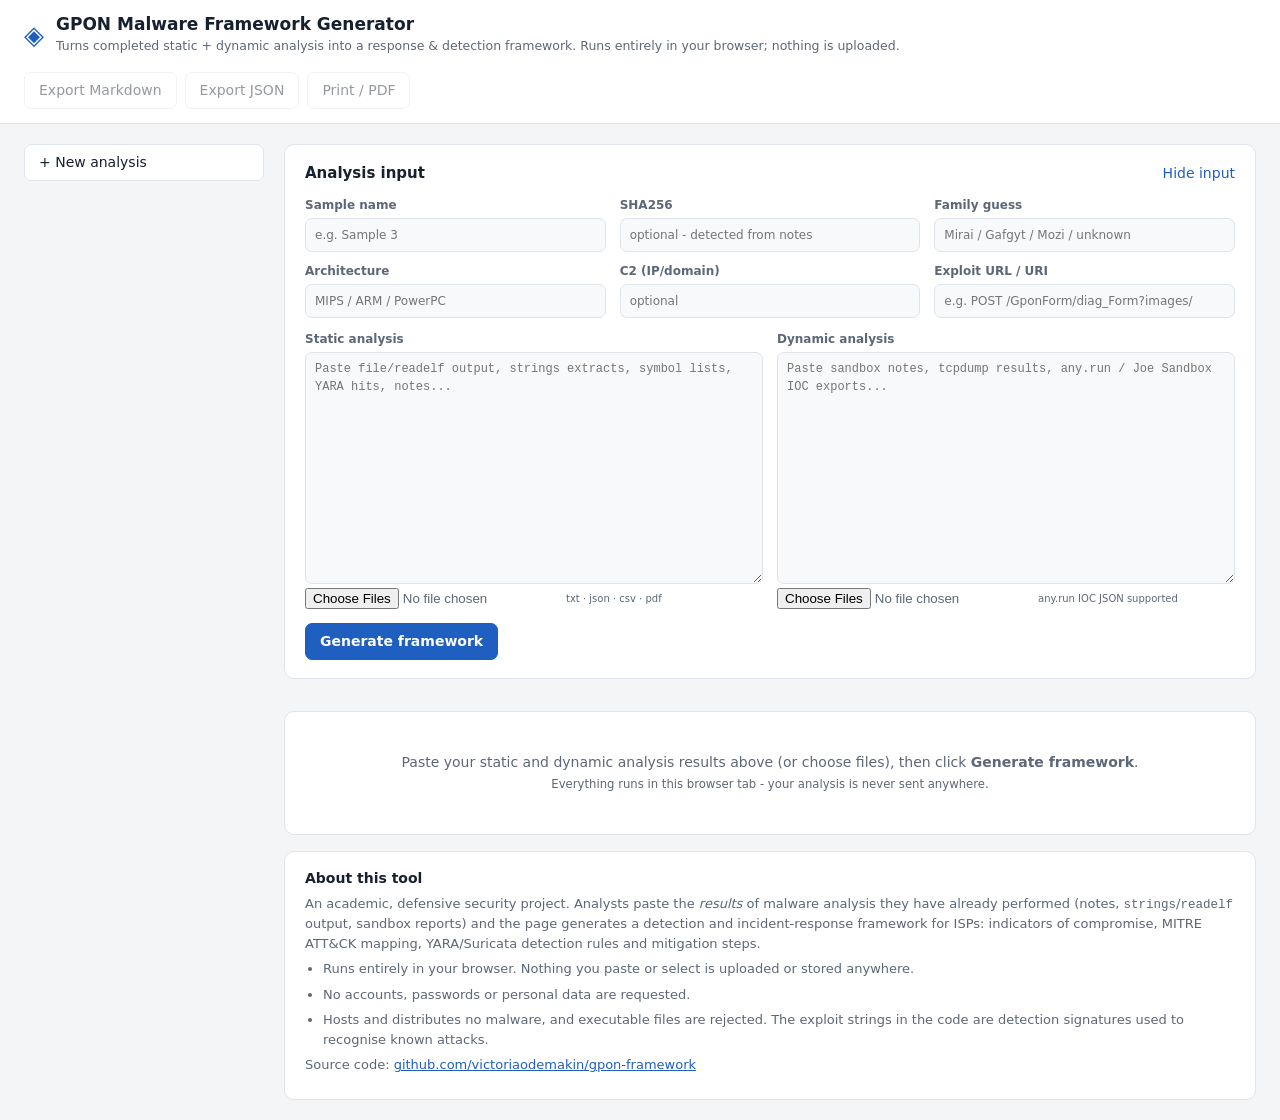
<file: docs/index.html>
<!doctype html>
<html lang="en">
<head>
  <meta charset="utf-8">
  <meta name="viewport" content="width=device-width, initial-scale=1">
  <meta name="google-site-verification" content="egsmnYqWu02fsi_XgZCQ8q998XCjEEep_Usqu69kXxE" />
  <title>GPON Malware Framework</title>
  <meta name="description" content="Turns completed static and dynamic malware analysis into a GPON/IoT response and detection framework. Runs entirely in your browser.">
  <link rel="stylesheet" href="style.css">
</head>
<body>
<header class="topbar">
  <div class="brand">
    <span class="logo" aria-hidden="true">◈</span>
    <div>
      <h1>GPON Malware Framework Generator</h1>
      <p>Turns completed static + dynamic analysis into a response &amp; detection framework. Runs entirely in your browser; nothing is uploaded.</p>
    </div>
  </div>
  <div class="top-actions">
    <button id="btn-md" class="ghost" disabled>Export Markdown</button>
    <button id="btn-json" class="ghost" disabled>Export JSON</button>
    <button id="btn-print" class="ghost" disabled>Print / PDF</button>
  </div>
</header>

<div class="layout">
  <nav class="sidebar" aria-label="Framework sections">
    <button id="btn-new" class="side-btn">+ New analysis</button>
    <div id="toc" class="toc" hidden>
      <h2>Framework</h2>
      <ol>
        <li><a href="#s1">Sample identity</a></li>
        <li><a href="#s2">Infection vector</a></li>
        <li><a href="#s3">Static findings</a></li>
        <li><a href="#s4">Dynamic findings</a></li>
        <li><a href="#s5">IOC pack</a></li>
        <li><a href="#s6">ATT&amp;CK mapping</a></li>
        <li><a href="#s7">Detection package</a></li>
        <li><a href="#s8">Operator framework</a></li>
      </ol>
    </div>
  </nav>

  <main>
    <section id="input-panel" class="card">
      <div class="card-head">
        <h2 id="input-title">Analysis input</h2>
        <button id="btn-toggle-input" class="link" type="button">Hide input</button>
      </div>
      <form id="gen-form">
        <div class="meta-grid">
          <label>Sample name<input name="name" placeholder="e.g. Sample 3"></label>
          <label>SHA256<input name="sha256" placeholder="optional - detected from notes"></label>
          <label>Family guess<input name="family" placeholder="Mirai / Gafgyt / Mozi / unknown"></label>
          <label>Architecture<input name="arch" placeholder="MIPS / ARM / PowerPC"></label>
          <label>C2 (IP/domain)<input name="c2" placeholder="optional"></label>
          <label>Exploit URL / URI<input name="exploit_url" placeholder="e.g. POST /GponForm/diag_Form?images/"></label>
        </div>
        <div class="text-grid">
          <label>Static analysis
            <textarea name="static" rows="12" placeholder="Paste file/readelf output, strings extracts, symbol lists, YARA hits, notes..."></textarea>
            <span class="file-row"><input type="file" id="static_files" multiple accept=".txt,.log,.md,.csv,.json,.pdf,.yar,.yara"> <small>txt · json · csv · pdf</small></span>
          </label>
          <label>Dynamic analysis
            <textarea name="dynamic" rows="12" placeholder="Paste sandbox notes, tcpdump results, any.run / Joe Sandbox IOC exports..."></textarea>
            <span class="file-row"><input type="file" id="dynamic_files" multiple accept=".txt,.log,.md,.csv,.json,.pdf"> <small>any.run IOC JSON supported</small></span>
          </label>
        </div>
        <div class="form-foot">
          <button type="submit" class="primary" id="btn-generate">Generate framework</button>
          <span id="status" role="status"></span>
        </div>
      </form>
    </section>

    <div id="warnings"></div>
    <article id="output"></article>

    <footer class="card about" id="about">
      <h2>About this tool</h2>
      <p>An academic, defensive security project. Analysts paste the <em>results</em> of malware analysis they have
        already performed (notes, <code>strings</code>/<code>readelf</code> output, sandbox reports) and the page
        generates a detection and incident-response framework for ISPs: indicators of compromise, MITRE ATT&amp;CK
        mapping, YARA/Suricata detection rules and mitigation steps.</p>
      <ul>
        <li>Runs entirely in your browser. Nothing you paste or select is uploaded or stored anywhere.</li>
        <li>No accounts, passwords or personal data are requested.</li>
        <li>Hosts and distributes no malware, and executable files are rejected. The exploit strings in the code are detection signatures used to recognise known attacks.</li>
      </ul>
      <p>Source code: <a href="https://github.com/victoriaodemakin/gpon-framework">github.com/victoriaodemakin/gpon-framework</a></p>
    </footer>
  </main>
</div>

<script src="rules.js"></script>
<script src="engine.js"></script>
<script src="app.js"></script>
</body>
</html>
</file>
<file: docs/style.css>
:root {
  --bg: #f4f5f7;
  --surface: #ffffff;
  --surface-2: #f8f9fb;
  --border: #dfe3ea;
  --text: #17202e;
  --muted: #5c6778;
  --accent: #1f5fbf;
  --accent-soft: #e6eefb;
  --crit: #b3261e; --crit-soft: #fbe9e7;
  --high: #c2410c; --high-soft: #fff1e6;
  --med: #a16207;  --med-soft: #fef6dc;
  --low: #2f7d4f;  --low-soft: #e5f4ea;
  --code-bg: #0f1623; --code-text: #d7e0ee;
  --radius: 10px;
  --mono: ui-monospace, "Cascadia Code", Consolas, "Liberation Mono", monospace;
}
@media (prefers-color-scheme: dark) {
  :root {
    --bg: #0d1117; --surface: #151b24; --surface-2: #1b2330; --border: #2a3444;
    --text: #e3e8f0; --muted: #94a0b3; --accent: #6ea8ff; --accent-soft: #1a2a44;
    --crit: #ff8a80; --crit-soft: #3a1714; --high: #ffab70; --high-soft: #3a220f;
    --med: #f2cc60; --med-soft: #33290c; --low: #7ee2a0; --low-soft: #12301f;
    --code-bg: #0a0e14;
  }
}
* { box-sizing: border-box; }
html { scroll-behavior: smooth; }
body { margin: 0; background: var(--bg); color: var(--text);
  font: 14px/1.5 "Segoe UI", system-ui, -apple-system, sans-serif; }
h1, h2, h3 { margin: 0; line-height: 1.25; }
code, pre, .mono { font-family: var(--mono); font-size: 12.5px; }
button { font: inherit; cursor: pointer; border-radius: 7px; border: 1px solid var(--border);
  background: var(--surface); color: var(--text); padding: 7px 14px; }
button:disabled { opacity: .45; cursor: default; }
button.primary { background: var(--accent); border-color: var(--accent); color: #fff; font-weight: 600; }
button.ghost { background: transparent; }
button.link { border: 0; background: none; color: var(--accent); padding: 0; }

.topbar { display: flex; justify-content: space-between; align-items: center; gap: 16px; flex-wrap: wrap;
  padding: 14px 24px; background: var(--surface); border-bottom: 1px solid var(--border);
  position: sticky; top: 0; z-index: 5; }
.brand { display: flex; gap: 12px; align-items: center; }
.brand h1 { font-size: 17px; }
.brand p { margin: 2px 0 0; color: var(--muted); font-size: 12.5px; }
.logo { font-size: 26px; color: var(--accent); }
.top-actions { display: flex; gap: 8px; flex-wrap: wrap; }

.layout { display: grid; grid-template-columns: 240px minmax(0, 1fr); gap: 20px; padding: 20px 24px;
  max-width: 1500px; margin: 0 auto; }
.sidebar { position: sticky; top: 90px; align-self: start; display: flex; flex-direction: column; gap: 8px; }
.sidebar h2 { font-size: 11px; text-transform: uppercase; letter-spacing: .08em; color: var(--muted); margin: 4px 0; }
#sample-list { list-style: none; margin: 0; padding: 0; display: flex; flex-direction: column; gap: 4px; }
#sample-list button { width: 100%; text-align: left; display: flex; flex-direction: column; gap: 1px;
  background: var(--surface); }
#sample-list button.active, .side-btn.active { border-color: var(--accent); background: var(--accent-soft); }
#sample-list .hash { font-family: var(--mono); font-size: 11px; color: var(--muted); }
.side-btn { text-align: left; }
.side-btn.accent { color: var(--accent); font-weight: 600; }
.toc { margin-top: 14px; }
.toc ol { margin: 0; padding-left: 20px; color: var(--muted); }
.toc a { color: var(--text); text-decoration: none; font-size: 13px; }
.toc a:hover { color: var(--accent); }

main { min-width: 0; display: flex; flex-direction: column; gap: 16px; }
.card { background: var(--surface); border: 1px solid var(--border); border-radius: var(--radius); padding: 18px 20px; }
.card-head { display: flex; justify-content: space-between; align-items: baseline; margin-bottom: 12px; }
.card-head h2 { font-size: 15px; }
.meta-grid { display: grid; grid-template-columns: repeat(3, minmax(0, 1fr)); gap: 10px 14px; margin-bottom: 12px; }
.text-grid { display: grid; grid-template-columns: 1fr 1fr; gap: 14px; }
label { display: flex; flex-direction: column; gap: 4px; font-size: 12px; font-weight: 600; color: var(--muted); }
input[type=text], input:not([type]), textarea { font: inherit; color: var(--text); background: var(--surface-2);
  border: 1px solid var(--border); border-radius: 7px; padding: 7px 9px; font-weight: 400; }
textarea { font-family: var(--mono); font-size: 12px; resize: vertical; }
.file-row { display: flex; align-items: center; gap: 8px; font-weight: 400; }
.file-row small { color: var(--muted); }
.form-foot { display: flex; align-items: center; gap: 14px; margin-top: 14px; }
#status { color: var(--muted); font-size: 13px; }
#input-panel.collapsed form { display: none; }
#input-panel.collapsed .card-head { margin: 0; }

.warn { background: var(--med-soft); color: var(--text); border: 1px solid var(--med); border-radius: 8px;
  padding: 8px 12px; font-size: 13px; margin-bottom: 6px; }

/* ---------- framework output ---------- */
.summary { display: grid; grid-template-columns: repeat(auto-fit, minmax(160px, 1fr)); gap: 10px; }
.stat { background: var(--surface); border: 1px solid var(--border); border-radius: var(--radius); padding: 12px 14px; }
.stat .k { font-size: 11px; text-transform: uppercase; letter-spacing: .06em; color: var(--muted); }
.stat .v { font-size: 18px; font-weight: 650; margin-top: 2px; }
.stat .s { font-size: 12px; color: var(--muted); }
.report-title { display: flex; justify-content: space-between; align-items: baseline; gap: 12px; flex-wrap: wrap; margin: 6px 0 2px; }
.report-title h2 { font-size: 21px; }
.report-title .gen { color: var(--muted); font-size: 12px; }

section.fw { background: var(--surface); border: 1px solid var(--border); border-radius: var(--radius);
  padding: 18px 20px; scroll-margin-top: 90px; }
section.fw > h3 { font-size: 15px; display: flex; gap: 10px; align-items: center; margin-bottom: 12px; }
section.fw > h3 .num { display: inline-grid; place-items: center; width: 24px; height: 24px; border-radius: 50%;
  background: var(--accent-soft); color: var(--accent); font-size: 12px; }
section.fw p { margin: 6px 0; }
.muted { color: var(--muted); }

table { width: 100%; border-collapse: collapse; font-size: 13px; }
th, td { text-align: left; padding: 7px 9px; border-bottom: 1px solid var(--border); vertical-align: top; }
th { font-size: 11px; text-transform: uppercase; letter-spacing: .05em; color: var(--muted); font-weight: 600; background: var(--surface-2); }
td.mono, td .mono { word-break: break-all; }
.kv td:first-child { width: 190px; color: var(--muted); font-weight: 600; }
.table-wrap { overflow-x: auto; }

.badge { display: inline-block; padding: 1px 8px; border-radius: 999px; font-size: 11.5px; font-weight: 600;
  border: 1px solid transparent; white-space: nowrap; }
.b-crit, .b-direct, .b-high-conf { background: var(--crit-soft); color: var(--crit); }
.b-high, .b-indirect { background: var(--high-soft); color: var(--high); }
.b-med, .b-medium, .b-moderate, .b-partial { background: var(--med-soft); color: var(--med); }
.b-low, .b-none, .b-observed { background: var(--low-soft); color: var(--low); }
.b-neutral { background: var(--surface-2); color: var(--muted); border-color: var(--border); }
.b-src { background: var(--accent-soft); color: var(--accent); }

.callout { border-left: 4px solid var(--accent); background: var(--accent-soft); padding: 10px 14px; border-radius: 6px; margin-bottom: 12px; }
.callout.direct { border-color: var(--crit); background: var(--crit-soft); }
.callout.indirect { border-color: var(--high); background: var(--high-soft); }
.callout.none { border-color: var(--low); background: var(--low-soft); }

.ev { margin: 4px 0 0; padding: 0; list-style: none; }
.ev li { font-family: var(--mono); font-size: 11.5px; color: var(--muted); word-break: break-all; }
details { margin-top: 10px; }
summary { cursor: pointer; color: var(--accent); font-size: 13px; }

.code-block { position: relative; }
pre { background: var(--code-bg); color: var(--code-text); padding: 14px; border-radius: 8px; overflow-x: auto;
  margin: 6px 0 14px; white-space: pre; }
.copy { position: absolute; top: 8px; right: 8px; font-size: 11px; padding: 3px 9px; background: #243044; color: #d7e0ee; border-color: #34425a; }
h4 { font-size: 13px; margin: 14px 0 4px; }

.phases { display: grid; grid-template-columns: repeat(auto-fit, minmax(260px, 1fr)); gap: 12px; }
.phase { border: 1px solid var(--border); border-radius: 8px; padding: 12px 14px; background: var(--surface-2); }
.phase h4 { margin: 0 0 6px; }
.phase ul { margin: 0; padding-left: 18px; }
.phase li { margin: 4px 0; font-size: 13px; }

.family-bars { display: flex; flex-direction: column; gap: 5px; margin-top: 8px; }
.fbar { display: grid; grid-template-columns: 130px 1fr 30px; align-items: center; gap: 8px; font-size: 12.5px; }
.fbar .track { height: 8px; background: var(--surface-2); border-radius: 4px; overflow: hidden; border: 1px solid var(--border); }
.fbar .fill { height: 100%; background: var(--accent); }

.risk-bar { height: 10px; border-radius: 5px; background: var(--surface-2); border: 1px solid var(--border); overflow: hidden; margin-top: 6px; }
.risk-bar div { height: 100%; }

.matrix td.hit { text-align: center; color: var(--accent); font-weight: 700; }
.matrix td.miss { text-align: center; color: var(--border); }
.links { display: flex; flex-direction: column; gap: 10px; }
.link-card { border: 1px solid var(--border); border-radius: 8px; padding: 10px 14px; background: var(--surface-2); }
.empty { text-align: center; color: var(--muted); padding: 40px 20px; }

@media (max-width: 900px) {
  .layout { grid-template-columns: 1fr; padding: 14px 16px; }
  .sidebar { position: static; }
  .meta-grid { grid-template-columns: 1fr 1fr; }
  .text-grid { grid-template-columns: 1fr; }
}
@media (max-width: 560px) {
  .meta-grid { grid-template-columns: 1fr; }
  .kv td:first-child { width: 120px; }
}
@media print {
  :root { --bg: #fff; --surface: #fff; --surface-2: #f6f6f6; --text: #000; --code-bg: #f3f3f3; --code-text: #000; }
  .topbar, .sidebar, #input-panel, .copy, #warnings { display: none !important; }
  .layout { display: block; padding: 0; }
  section.fw { break-inside: avoid-page; border: 0; padding: 8px 0; }
  pre { white-space: pre-wrap; word-break: break-all; border: 1px solid #ccc; }
  details { display: block; } details > * { display: block; }
}

.about h2 { font-size: 14px; margin-bottom: 6px; }
.about p, .about li { font-size: 13px; color: var(--muted); margin: 6px 0; }
.about ul { padding-left: 18px; margin: 6px 0; }
.about a { color: var(--accent); }
@media print { .about { display: none; } }
</file>
